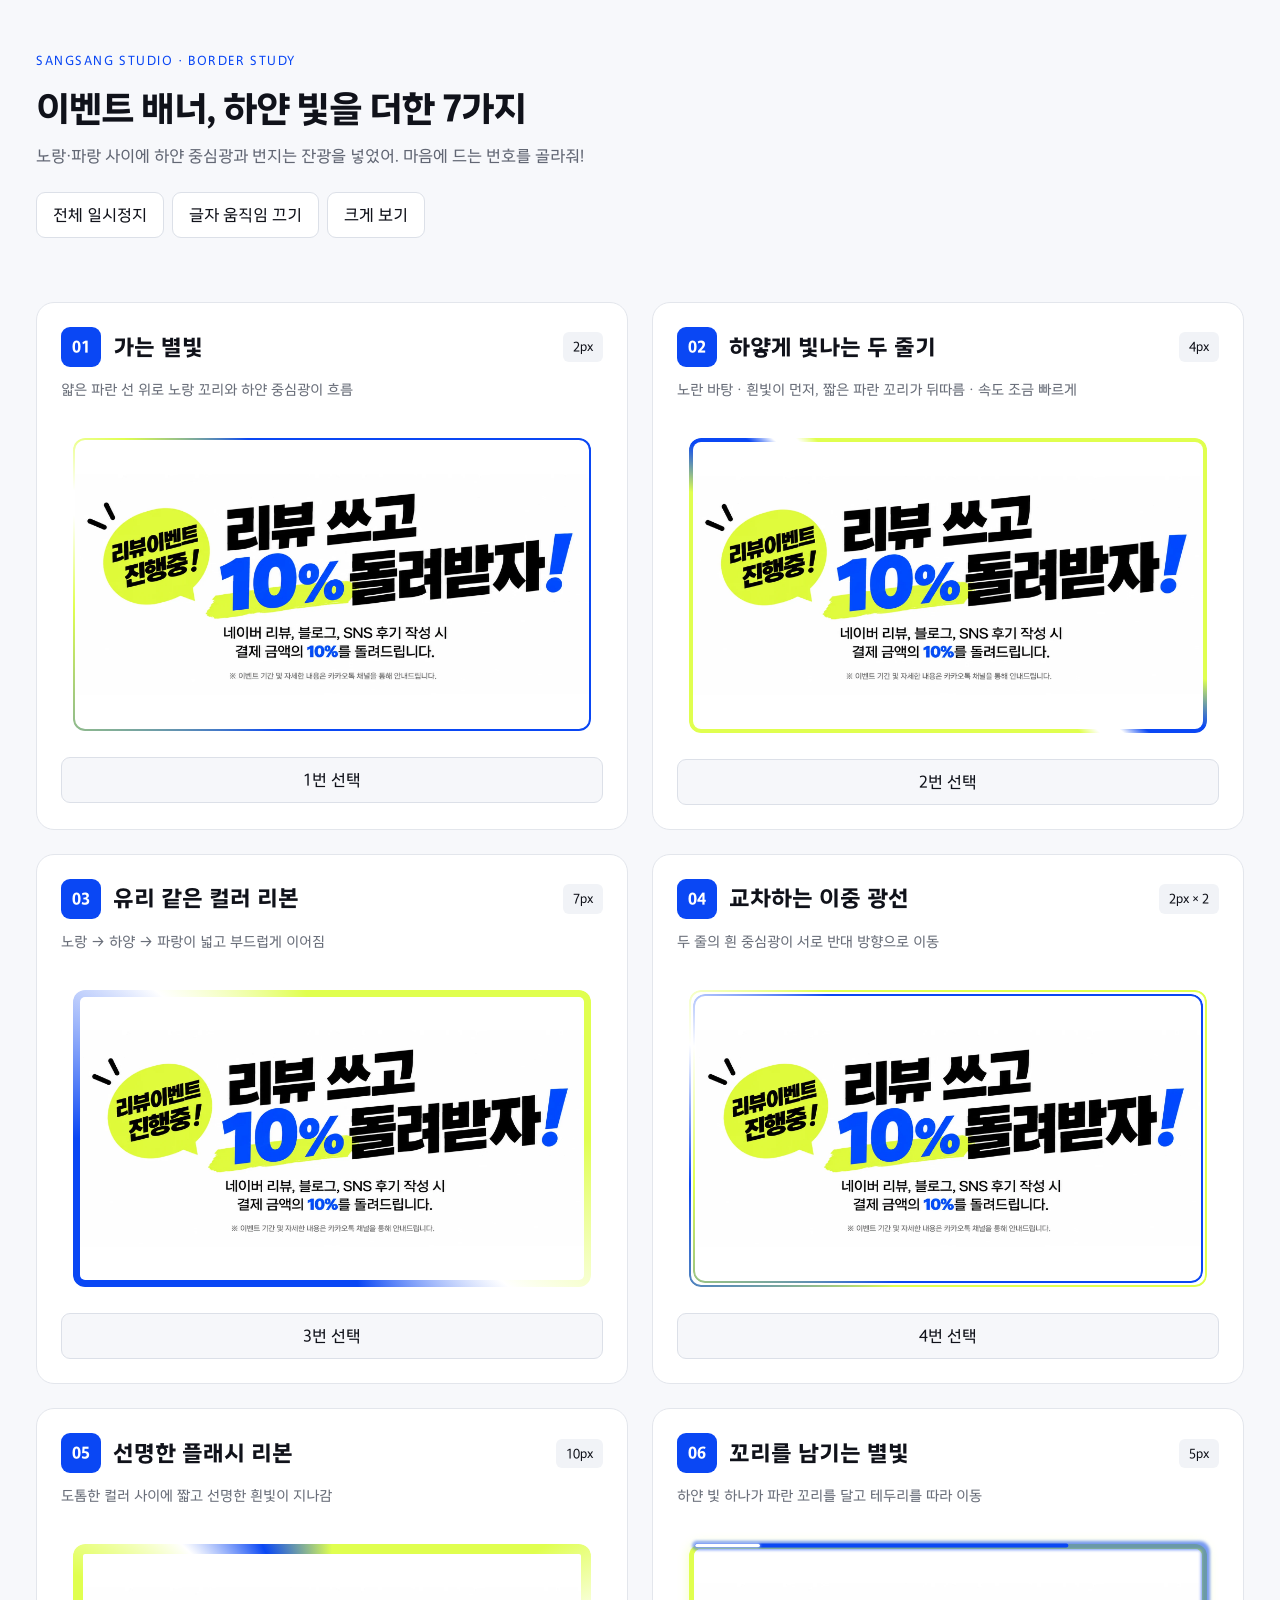
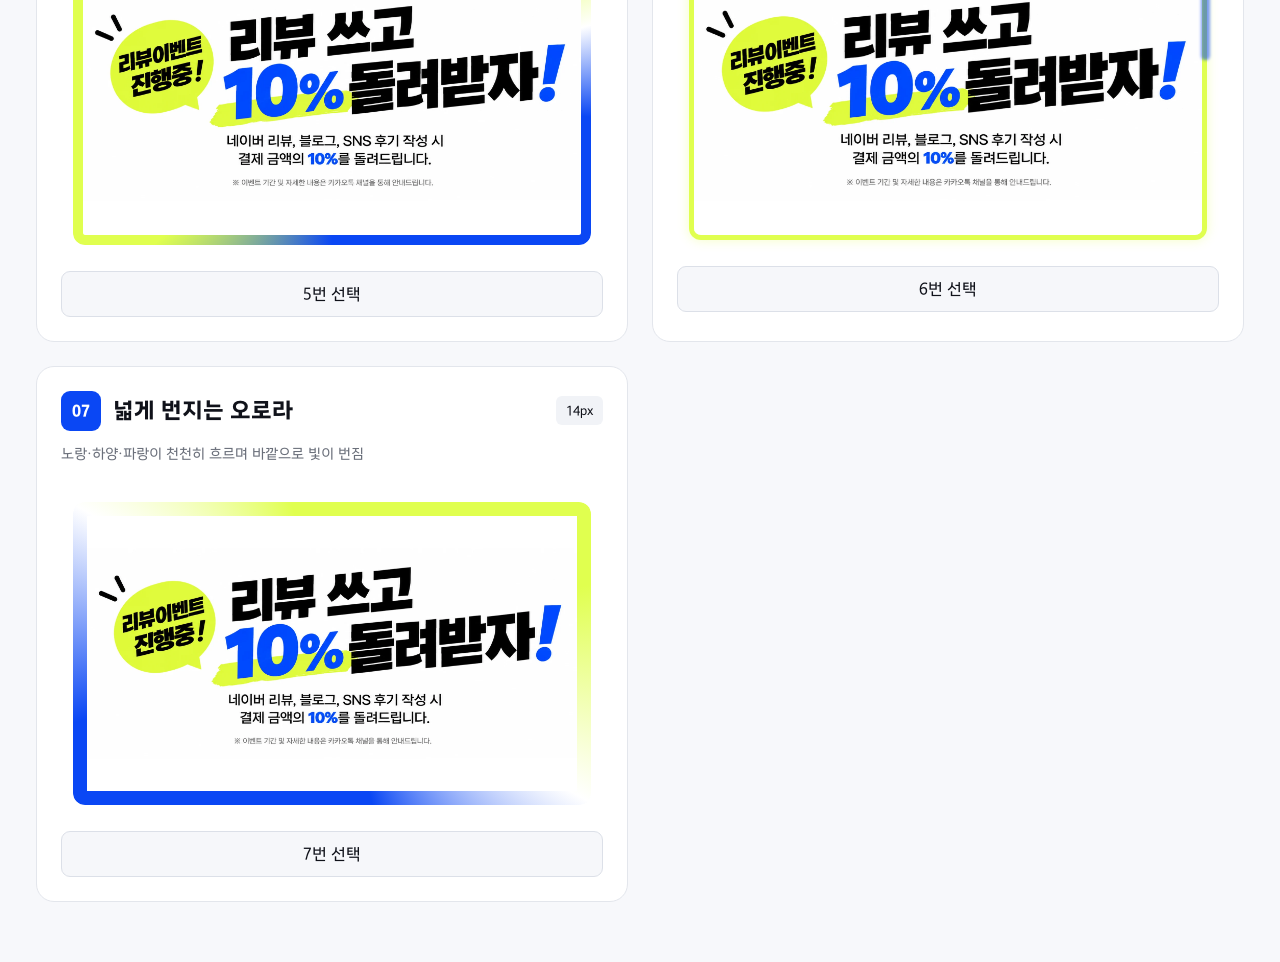
<file: contact/이벤트배너_7가지_비교.html>
<!doctype html>
<html lang="ko">
<head>
<meta charset="utf-8"><link rel="icon" href="../favicon.ico" sizes="any"><link rel="icon" type="image/png" sizes="32x32" href="../favicon-32.png"><link rel="apple-touch-icon" href="../apple-touch-icon.png"><meta name="viewport" content="width=device-width,initial-scale=1">
<title>이벤트 배너 · 빛 효과 7가지</title>
<style>
@font-face{font-family:Seoul;src:url('assets/SeoulAlrim-Medium.otf');font-weight:400 500;font-display:swap}
@font-face{font-family:Seoul;src:url('assets/SeoulAlrim-ExtraBold.otf');font-weight:800;font-display:swap}
*{box-sizing:border-box}body{margin:0;background:#f7f8fb;color:#10121a;font:16px/1.5 Seoul,sans-serif}
header{max-width:1600px;margin:auto;padding:48px 36px 28px}header small{color:#0a47f4;font-size:13px;letter-spacing:.12em}h1{font-size:36px;letter-spacing:-.04em;margin:10px 0 8px}header p{margin:0;color:#626774}
.toolbar{display:flex;gap:8px;flex-wrap:wrap;margin-top:24px}button{font:inherit;cursor:pointer;border:1px solid #dce0e8;background:#fff;border-radius:9px;padding:10px 16px;color:inherit}button:hover{border-color:#0a47f4}button:focus-visible{outline:3px solid #0a47f4;outline-offset:3px}.toolbar button[aria-pressed=true]{background:#10121a;color:#fff;border-color:#10121a}
main{max-width:1600px;margin:auto;padding:0 36px 60px;display:grid;grid-template-columns:repeat(2,minmax(0,1fr));gap:24px}.card{background:#fff;border:1px solid #e3e6ec;border-radius:18px;padding:24px;min-width:0}.card.chosen{outline:3px solid #0a47f4;outline-offset:1px}.card-head{display:flex;align-items:center;gap:12px;margin-bottom:12px}.number{background:#0a47f4;color:#fff;border-radius:9px;width:40px;height:40px;display:grid;place-items:center;font-weight:800;flex:none}h2{font-size:22px;margin:0;font-weight:800}.spec{margin-left:auto;background:#f1f3f7;padding:5px 10px;border-radius:6px;font-size:13px;white-space:nowrap}.description{color:#6a6f7a;margin:0 0 18px;font-size:14px}.stage{padding:20px 12px 26px}.select{width:100%;padding:10px;background:#f6f7fa}.chosen .select{color:#fff;background:#0a47f4;border-color:#0a47f4}#choice{min-height:24px;margin-top:12px;color:#0a47f4;font-weight:800}
@property --a{syntax:"<angle>";inherits:true;initial-value:0deg}
.frame{--w:3px;--blur:5px;--a:0deg;position:relative;isolation:isolate;padding:var(--w);border-radius:12px;background:#fff;--rim:conic-gradient(from var(--a),#e0ff4f,#0a47f4,#e0ff4f);animation:orbit 5s linear infinite}
.rim,.glow{position:absolute;inset:0;border-radius:inherit;pointer-events:none;padding:var(--w);background:var(--rim);-webkit-mask:linear-gradient(#fff 0 0) content-box,linear-gradient(#fff 0 0);-webkit-mask-composite:xor;mask:linear-gradient(#fff 0 0) content-box,linear-gradient(#fff 0 0);mask-composite:exclude;z-index:2}.glow{filter:blur(var(--blur));opacity:.65;z-index:-1}.art{position:relative;background:#fff;overflow:hidden;border-radius:calc(12px - var(--w));z-index:1}.art svg{display:block;width:100%;height:auto}.headline{animation:hop 3.2s ease-in-out infinite}
@keyframes orbit{to{--a:360deg}}@keyframes hop{0%,8%,48%,100%{transform:translateY(0)}19%{transform:translateY(-22px)}29%{transform:translateY(5px)}38%{transform:translateY(-10px)}}
/* 흰색 중심광을 더한 두 번째 시안 */
.v1{--w:2px;--blur:4px;animation-duration:5s;--rim:conic-gradient(from var(--a),#0a47f4 0deg,#0a47f4 200deg,#e0ff4f 265deg,#fff 285deg,#fff 290deg,#e0ff4f 305deg,#0a47f4 330deg,#0a47f4 360deg)}.v1 .glow{opacity:.85}
.v2{--w:4px;--blur:6px;animation-duration:2.3s;--rim:conic-gradient(from var(--a),#e0ff4f 0deg,#e0ff4f 110deg,#0a47f4 119deg,#0a47f4 126deg,#fff 130deg,#fff 134deg,#e0ff4f 138deg,#e0ff4f 290deg,#0a47f4 299deg,#0a47f4 306deg,#fff 310deg,#fff 314deg,#e0ff4f 318deg,#e0ff4f 360deg)}
.v3{--w:7px;--blur:10px;animation-duration:5s;--rim:conic-gradient(from var(--a),#e0ff4f 0deg,#e0ff4f 90deg,#fff 130deg,#0a47f4 170deg,#0a47f4 270deg,#fff 310deg,#e0ff4f 350deg,#e0ff4f 360deg)}.v3 .glow{opacity:.9}
.v4{--w:7px;animation:none;background:#fff}.v4 .rim{padding:2px;--rim:conic-gradient(from var(--a),#e0ff4f 0deg,#e0ff4f 200deg,#0a47f4 260deg,#fff 290deg,#e0ff4f 320deg,#e0ff4f 360deg);animation:orbit 4s linear infinite}.v4 .glow{inset:4px;padding:2px;filter:none;opacity:1;z-index:2;--rim:conic-gradient(from var(--a),#0a47f4 0deg,#0a47f4 200deg,#e0ff4f 260deg,#fff 290deg,#0a47f4 320deg,#0a47f4 360deg);animation:orbit 4s linear infinite reverse}
.v5{--w:10px;--blur:8px;animation-duration:4s;--rim:conic-gradient(from var(--a),#e0ff4f 0deg,#e0ff4f 55deg,#fff 75deg,#0a47f4 95deg,#0a47f4 180deg,#e0ff4f 230deg,#e0ff4f 295deg,#fff 315deg,#0a47f4 335deg,#e0ff4f 360deg)}.v5 .glow{opacity:.7}
.v6{--w:5px;animation:none;background:#e0ff4f;box-shadow:0 0 12px #e0ff4f55}.v6 .rim,.v6 .glow{display:none}.track{position:absolute;inset:0;width:100%;height:100%;z-index:2;overflow:visible;pointer-events:none}.track rect{fill:none;stroke:#0a47f4;stroke-width:4px;vector-effect:non-scaling-stroke;stroke-dasharray:12 88;stroke-linecap:round;animation:dash 3.6s linear infinite}.track .trail{stroke-width:9px;stroke-dasharray:20 80;opacity:.55;filter:blur(3px)}.track .head{stroke:#fff;stroke-width:3px;stroke-dasharray:2 98;filter:drop-shadow(0 0 3px #fff)}@keyframes dash{to{stroke-dashoffset:-100}}
.v7{--w:14px;--blur:16px;animation:orbit 9s linear infinite,neon 4.5s ease-in-out infinite;--rim:conic-gradient(from var(--a),#e0ff4f 0deg,#e0ff4f 75deg,#fff 120deg,#0a47f4 165deg,#0a47f4 255deg,#fff 300deg,#e0ff4f 345deg,#e0ff4f 360deg)}.v7 .glow{animation:breathe 4.5s ease-in-out infinite}@keyframes neon{0%,100%{box-shadow:0 0 8px #e0ff4f22,0 0 8px #0a47f422}50%{box-shadow:-5px 0 24px #e0ff4f77,5px 0 24px #0a47f466}}@keyframes breathe{0%,100%{opacity:.35}50%{opacity:1}}
body.paused *,body.paused *::before,body.paused *::after{animation-play-state:paused!important}body.no-bounce .headline{animation:none!important}body.wide main{grid-template-columns:1fr;max-width:1000px}
@media(max-width:850px){header{padding:28px 18px 22px}h1{font-size:28px}main{grid-template-columns:1fr;padding:0 18px 40px;gap:18px}.card{padding:18px}.stage{padding:18px 7px 24px}h2{font-size:19px}.spec{font-size:12px}}
</style>
</head>
<body>
<header><small>SANGSANG STUDIO · BORDER STUDY</small><h1>이벤트 배너, 하얀 빛을 더한 7가지</h1><p>노랑·파랑 사이에 하얀 중심광과 번지는 잔광을 넣었어. 마음에 드는 번호를 골라줘!</p><div class="toolbar"><button id="pause" aria-pressed="false">전체 일시정지</button><button id="bounce" aria-pressed="false">글자 움직임 끄기</button><button id="wide" aria-pressed="false">크게 보기</button></div><div id="choice" role="status" aria-live="polite"></div></header>
<main id="samples"></main>
<script>
const options=[
 ['가는 별빛','2px','얇은 파란 선 위로 노랑 꼬리와 하얀 중심광이 흐름'],
 ['하얗게 빛나는 두 줄기','4px','노란 바탕 · 흰빛이 먼저, 짧은 파란 꼬리가 뒤따름 · 속도 조금 빠르게'],
 ['유리 같은 컬러 리본','7px','노랑 → 하양 → 파랑이 넓고 부드럽게 이어짐'],
 ['교차하는 이중 광선','2px × 2','두 줄의 흰 중심광이 서로 반대 방향으로 이동'],
 ['선명한 플래시 리본','10px','도톰한 컬러 사이에 짧고 선명한 흰빛이 지나감'],
 ['꼬리를 남기는 별빛','5px','하얀 빛 하나가 파란 꼬리를 달고 테두리를 따라 이동'],
 ['넓게 번지는 오로라','14px','노랑·하양·파랑이 천천히 흐르며 바깥으로 빛이 번짐']
];
function artwork(n){return `<svg viewBox="0 0 1920 1080" width="1920" height="1080" role="img" aria-label="리뷰 쓰고 10% 돌려받자! 네이버 리뷰, 블로그, SNS 후기 작성 시 결제 금액의 10%를 돌려드립니다. 이벤트 기간과 자세한 내용은 카카오톡 채널을 통해 안내드립니다."><defs><clipPath id="still-${n}"><path clip-rule="evenodd" d="M0 0H1920V1080H0Z M530 180H1885V680H475V610L530 570Z"/></clipPath><clipPath id="headline-${n}"><path d="M530 180H1885V680H475V610L530 570Z"/></clipPath></defs><image href="assets/review-event.webp" width="1920" height="1080" clip-path="url(#still-${n})"/><g class="headline"><g clip-path="url(#headline-${n})"><image href="assets/review-event.webp" width="1920" height="1080"/></g></g></svg>`}
document.querySelector('#samples').innerHTML=options.map(([name,width,description],i)=>{const n=i+1;return `<article class="card" id="sample-${n}"><div class="card-head"><span class="number">0${n}</span><h2>${name}</h2><span class="spec">${width}</span></div><p class="description">${description}</p><div class="stage"><div class="frame v${n}"><span class="rim" aria-hidden="true"></span><span class="glow" aria-hidden="true"></span><div class="art">${artwork(n)}</div>${n===6?'<svg class="track" viewBox="0 0 1000 562.5" preserveAspectRatio="none" aria-hidden="true"><rect x="3" y="3" width="994" height="556.5" rx="12" pathLength="100" class="trail"/><rect x="3" y="3" width="994" height="556.5" rx="12" pathLength="100"/><rect x="3" y="3" width="994" height="556.5" rx="12" pathLength="100" class="head"/></svg>':''}</div></div><button class="select" data-pick="${n}" aria-pressed="false">${n}번 선택</button></article>`}).join('');
for(const [id,cls,on,off] of [['pause','paused','전체 일시정지','다시 재생'],['bounce','no-bounce','글자 움직임 끄기','글자 움직임 켜기'],['wide','wide','크게 보기','나란히 보기']])document.getElementById(id).addEventListener('click',e=>{const active=document.body.classList.toggle(cls);e.currentTarget.setAttribute('aria-pressed',active);e.currentTarget.textContent=active?off:on});
document.querySelector('#samples').addEventListener('click',e=>{const button=e.target.closest('[data-pick]');if(!button)return;const n=Number(button.dataset.pick);document.querySelectorAll('.card').forEach(card=>card.classList.toggle('chosen',card.id==='sample-'+n));document.querySelectorAll('[data-pick]').forEach(b=>{const picked=b===button;b.setAttribute('aria-pressed',picked);b.textContent=b.dataset.pick+'번 '+(picked?'선택됨 ✓':'선택')});document.querySelector('#choice').textContent=n+'번 · '+options[n-1][0]+' 선택됨';});
</script>
</body>
</html>
</file>
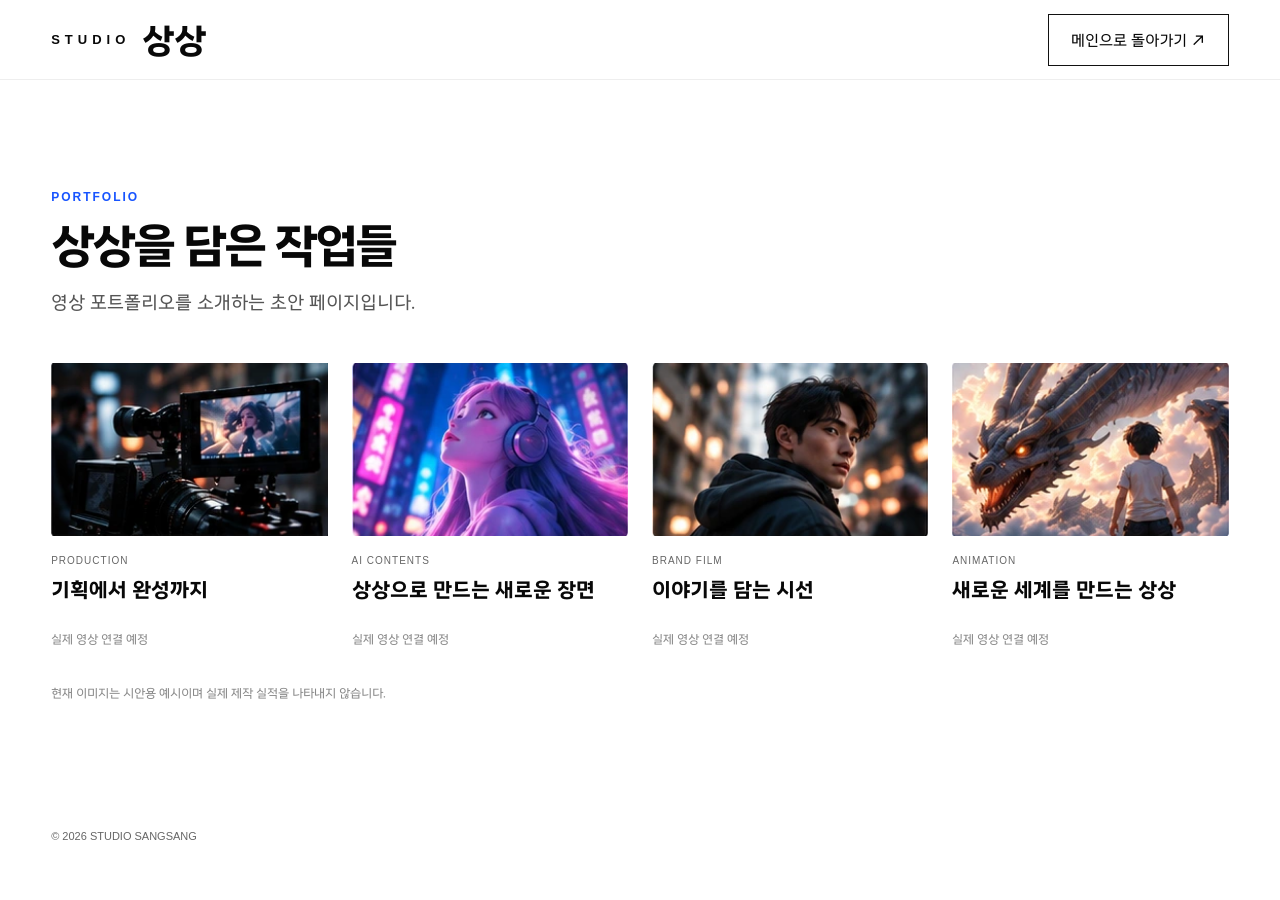
<file: main/portfolio.html>
<!doctype html><html lang="ko"><head><meta charset="utf-8"><link rel="icon" href="../favicon.ico" sizes="any"><link rel="icon" type="image/png" sizes="32x32" href="../favicon-32.png"><link rel="apple-touch-icon" href="../apple-touch-icon.png"><meta name="viewport" content="width=device-width,initial-scale=1"><title>포트폴리오 | 스튜디오 상상</title><meta name="description" content="기획부터 AI 영상 제작까지. 당신의 상상을 영상으로 만드는 스튜디오 상상."><style>
@font-face{font-family:Seoul;src:url('../ai-video/fonts/asset_01.woff2') format('woff2'),url('../ai-video/fonts/asset_01.otf') format('opentype');font-weight:400;font-display:swap}@font-face{font-family:Seoul;src:url('../ai-video/fonts/asset_03.woff2') format('woff2'),url('../ai-video/fonts/asset_03.otf') format('opentype');font-weight:800;font-display:swap}*{box-sizing:border-box}html{scroll-behavior:smooth;scroll-padding-top:84px}body{margin:0;font-family:Seoul,Arial,sans-serif;color:#080808;background:#fff}button,a{-webkit-tap-highlight-color:transparent}a{color:inherit;text-decoration:none}button{font:inherit;cursor:pointer}header{height:80px;padding:0 4%;display:flex;align-items:center;justify-content:space-between;background:#fff;position:sticky;top:0;z-index:10;border-bottom:1px solid #eee}.logo{display:flex;align-items:center;gap:12px}.logo span{font:800 13px Arial;letter-spacing:5px}.logo strong{font-size:34px;font-weight:800}nav{display:flex;gap:22px;align-items:center}nav a{font:12px Arial;padding:12px 16px}nav a.active{background:#e0ff4f;font-weight:bold}.hero{position:relative;min-height:calc(100svh - 80px);max-height:960px;display:flex;align-items:center;overflow:hidden}.hero>img{position:absolute;right:0;top:0;width:75%;height:100%;object-fit:cover}.hero:after{content:'';position:absolute;inset:0;background:linear-gradient(90deg,#fff 3%,#fff 19%,rgba(255,255,255,.95) 26%,transparent 48%)}.hero-content{position:relative;z-index:1;padding:70px 4%;width:52%}h1{font-size:clamp(45px,5.3vw,88px);line-height:1.06;letter-spacing:-.065em;margin:0 0 28px;font-weight:800}.hero p{font-size:clamp(18px,1.7vw,27px);line-height:1.6}.cta{border:0;background:#e0ff4f;display:inline-flex;align-items:center;justify-content:space-between;gap:35px;font-weight:800;padding:16px 23px;min-width:225px}.cta:hover{background:#c8ec25}.partner{text-align:center;padding:110px 4% 105px}.partner h2{font-size:clamp(32px,4vw,62px);line-height:1.12;letter-spacing:-.055em;margin:0;font-weight:800}.brands{display:grid;grid-template-columns:repeat(6,1fr);margin:85px auto 70px;max-width:1400px;align-items:center}.brands span{font:bold clamp(15px,2.1vw,30px) Arial;letter-spacing:-1px;border-right:1px solid #ccc;padding:15px 5px}.brands span:last-child{border:0}.partner p{font-size:clamp(20px,2.5vw,35px);line-height:1.5;margin:0}.intro{padding:10px 4% 90px;text-align:center}.intro h2{font-size:clamp(30px,4.2vw,64px);color:#124eff;margin:0;font-weight:800;letter-spacing:-.045em}.intro p{margin:10px auto 0;text-align:right;max-width:1100px;font-size:25px}.services{max-width:1600px;margin:auto}.service{display:grid;grid-template-columns:1fr 1.15fr;gap:50px;padding:35px 4%;align-items:center;border-top:1px solid #eee;min-height:330px}.service.reverse{grid-template-columns:1.15fr 1fr}.service img{width:100%;aspect-ratio:2.15;object-fit:cover;border-radius:4px;display:block}.service.reverse img{order:-1}.service h3{font-size:clamp(28px,3.3vw,50px);letter-spacing:-.06em;line-height:1.1;margin:0 0 13px;font-weight:800}.service h3 span{border-bottom:5px solid #1754ff;padding-bottom:7px;display:inline-block}.label{color:#1754ff;font:bold 12px Arial;letter-spacing:2px;margin:20px 0 15px}.service p{font-size:clamp(16px,1.45vw,22px);line-height:1.6;margin:0}.end{padding:85px 4%;text-align:center;background:#fafafa;margin-top:55px}.end h2{font-size:clamp(27px,3vw,42px);margin:0 0 25px;font-weight:800}footer{padding:28px 4%;display:flex;justify-content:space-between;font:11px Arial;color:#666}dialog{border:0;padding:40px;max-width:470px;width:calc(100% - 40px);box-shadow:0 20px 100px #0003}dialog::backdrop{background:#0006}dialog h2{font-size:26px;margin-top:0}dialog p{line-height:1.8}dialog button{margin-top:15px}a:focus-visible,button:focus-visible{outline:3px solid #1754ff;outline-offset:4px}@media(max-width:750px){header{height:67px}.logo span{font-size:9px;letter-spacing:2px}.logo strong{font-size:27px}nav{gap:0}nav a{font-size:9px;padding:10px 6px}nav a:first-child{display:none}.hero{min-height:750px;align-items:flex-start}.hero>img{width:100%;height:55%;top:auto;bottom:0}.hero:after{background:linear-gradient(#fff 0%,#fff 40%,transparent 62%)}.hero-content{width:100%;padding-top:50px}h1{font-size:52px}.partner{padding:75px 5%}.brands{grid-template-columns:repeat(3,1fr);gap:24px 0;margin:55px 0}.brands span:nth-child(3){border:0}.partner p br{display:none}.intro{padding:5px 5% 50px}.intro p{font-size:19px}.service,.service.reverse{grid-template-columns:1fr;gap:25px;padding:36px 5%}.service.reverse img{order:0}.service img{aspect-ratio:1.9}.service h3{font-size:34px}footer{gap:20px;flex-wrap:wrap}}@media(prefers-reduced-motion:reduce){html{scroll-behavior:auto}}
nav button{font:12px Arial;padding:12px 16px;border:0;background:transparent;color:#080808}nav button:hover{color:#1754ff}.brands{margin-bottom:28px}.mid-brands{grid-template-columns:repeat(3,1fr);max-width:950px;margin:0 auto 70px}.mid-brands span{font:800 clamp(18px,2vw,28px) Seoul,Arial}.reality{display:inline-block;position:relative;white-space:nowrap}.studio-caption{position:absolute;top:100%;right:0;font-size:clamp(18px,2vw,25px);line-height:1.5;color:#080808;letter-spacing:0;font-weight:400;white-space:nowrap}.intro{padding-bottom:110px}@media(max-width:750px){nav button{font-size:9px;padding:10px 6px}.brands{margin-bottom:28px}.mid-brands{margin:0 auto 50px;gap:0}.mid-brands span{font-size:18px}.intro{padding-bottom:75px}nav a:first-child{display:inline-block}}.portfolio-section,.contact-section{padding:90px 4%;max-width:1600px;margin:auto}.section-head{display:flex;align-items:center;justify-content:space-between;gap:30px;margin-bottom:45px}.section-head .label{margin-top:0}.section-head h2{font-size:clamp(32px,3.6vw,55px);font-weight:800;letter-spacing:-.05em;margin:0 0 17px}.section-head p{font-size:18px;line-height:1.6;color:#555;margin:0}.outline-link{border:1px solid #111;padding:16px 22px;display:flex;gap:30px;white-space:nowrap;font-size:15px}.outline-link:hover{background:#e0ff4f}.portfolio-grid{display:grid;grid-template-columns:repeat(4,1fr);gap:24px}.thumbnail{position:relative;overflow:hidden;background:#eee}.thumbnail img{width:100%;aspect-ratio:16/10;object-fit:cover;display:block;transition:transform .3s}.portfolio-card:hover img{transform:scale(1.04)}.thumb-arrow{position:absolute;right:12px;bottom:12px;background:#e0ff4f;width:36px;height:36px;display:grid;place-items:center;font-size:23px}.card-meta{display:flex;justify-content:space-between;font:10px Arial;letter-spacing:1px;color:#666;margin:19px 0 10px}.card-meta span{font-family:Seoul;letter-spacing:0}.portfolio-card h3{font-size:20px;line-height:1.4;margin:0;font-weight:800}.preview-note{font-size:12px;color:#888;margin-top:28px}.contact-section{border-top:1px solid #eee}.contact-layout{display:grid;grid-template-columns:1.2fr 1fr;gap:60px}.location-preview{position:relative;min-height:380px;background:#f3f4f1;overflow:hidden;display:flex;align-items:center;justify-content:center}.map-grid{position:absolute;inset:-40px;opacity:.6;background:repeating-linear-gradient(0deg,transparent 0 66px,#fff 66px 82px),repeating-linear-gradient(90deg,transparent 0 95px,#fff 95px 111px);transform:rotate(-17deg)}.map-marker{position:relative;display:grid;text-align:center;gap:10px;background:#fff;padding:26px 34px;box-shadow:0 8px 30px #0001}.map-marker>span{color:#1754ff;font-size:34px}.map-marker strong{font-size:23px}.map-marker small{font-size:13px;color:#777}.map-note{position:absolute;bottom:18px;font-size:12px;color:#777}.contact-details{display:grid;gap:26px;align-content:center}.detail-block{border-bottom:1px solid #eee;padding-bottom:24px}.detail-block:last-child{border:0}.detail-label{font:11px Arial;letter-spacing:2px;color:#1754ff}.detail-block h3{font-size:23px;margin:10px 0 14px;font-weight:800}.detail-block p{font-size:18px;margin:0 0 9px}.detail-block small{font-size:13px;color:#777;line-height:1.6}@media(max-width:900px){.portfolio-grid{grid-template-columns:repeat(2,1fr)}.contact-layout{gap:30px}}@media(max-width:600px){.portfolio-section,.contact-section{padding:60px 5%}.section-head{align-items:flex-start;flex-direction:column}.portfolio-grid{gap:25px 16px}.portfolio-card h3{font-size:17px}.contact-layout{grid-template-columns:1fr}.location-preview{min-height:300px}.section-head p{font-size:16px}}</style></head><body><header><a class="logo" href="index.html"><span>STUDIO</span><strong>상상</strong></a><a class="outline-link" href="index.html#portfolio">메인으로 돌아가기 ↗</a></header><main><section class="portfolio-section"><div class="label">PORTFOLIO</div><div class="section-head"><div><h2>상상을 담은 작업들</h2><p>영상 포트폴리오를 소개하는 초안 페이지입니다.</p></div></div><div class="portfolio-grid"><article class="portfolio-card" id="work-1"><div class="thumbnail"><img src="assets/portfolio-1.webp" alt="영상 제작 시안용 썸네일"></div><div class="card-meta">PRODUCTION</div><h3>기획에서 완성까지</h3><p class="preview-note">실제 영상 연결 예정</p></article><article class="portfolio-card" id="work-2"><div class="thumbnail"><img src="assets/portfolio-2.webp" alt="AI 콘텐츠 시안용 썸네일"></div><div class="card-meta">AI CONTENTS</div><h3>상상으로 만드는 새로운 장면</h3><p class="preview-note">실제 영상 연결 예정</p></article><article class="portfolio-card" id="work-3"><div class="thumbnail"><img src="assets/portfolio-3.webp" alt="브랜드 필름 시안용 썸네일"></div><div class="card-meta">BRAND FILM</div><h3>이야기를 담는 시선</h3><p class="preview-note">실제 영상 연결 예정</p></article><article class="portfolio-card" id="work-4"><div class="thumbnail"><img src="assets/portfolio-4.webp" alt="애니메이션 시안용 썸네일"></div><div class="card-meta">ANIMATION</div><h3>새로운 세계를 만드는 상상</h3><p class="preview-note">실제 영상 연결 예정</p></article></div><p class="preview-note">현재 이미지는 시안용 예시이며 실제 제작 실적을 나타내지 않습니다.</p></section></main><footer>© 2026 STUDIO SANGSANG</footer></body></html>
</file>
